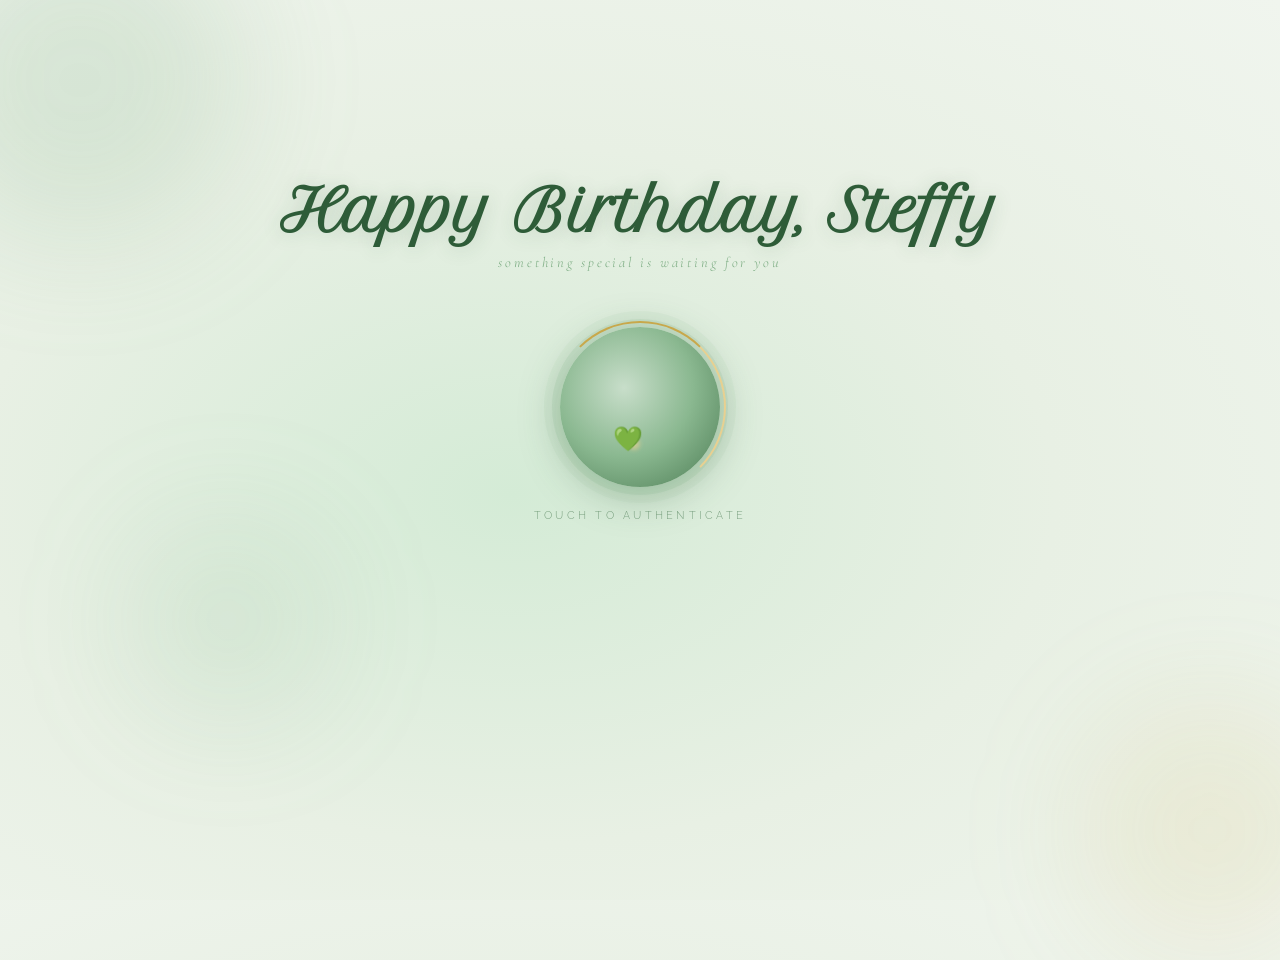
<file: index.html>
<!DOCTYPE html>
<html lang="en">
<head>
<meta charset="UTF-8">
<meta name="viewport" content="width=device-width, initial-scale=1.0">
<title>For Steffy 💚</title>
<link rel="stylesheet" href="style.css">
<style>
/* ── Index-specific ── */
body { display:flex; flex-direction:column; align-items:center; justify-content:center; min-height:100vh; background: radial-gradient(ellipse at 40% 55%, #d4ebd6 0%, #e8f0e4 50%, #f0f5ee 100%); }

.entry-wrap { text-align:center; position:relative; z-index:10; }

.entry-title {
  font-family:'Petit Formal Script',cursive;
  font-size:clamp(2rem,7vw,3.6rem);
  color:var(--matcha-deep);
  text-shadow:0 2px 20px rgba(46,92,56,.2);
  margin-bottom:.4rem;
  animation:titleDrop .9s cubic-bezier(.2,.8,.3,1) both;
}
.entry-date {
  font-family:'Cormorant Garamond',serif; font-style:italic; font-size:.9rem;
  color:var(--matcha); letter-spacing:.2em; margin-bottom:3.5rem; opacity:.7;
  animation:titleDrop .9s cubic-bezier(.2,.8,.3,1) .15s both;
}
@keyframes titleDrop { from{opacity:0;transform:translateY(-20px)} to{opacity:1;transform:none} }

/* ── Fingerprint scanner ── */
.scanner-wrap {
  position:relative; display:inline-block;
  animation:titleDrop .9s cubic-bezier(.2,.8,.3,1) .3s both;
}

.scanner {
  width:160px; height:160px; border-radius:50%; position:relative;
  cursor:pointer; margin:0 auto;
  background: radial-gradient(circle at 40% 38%, #c8deca, #8ab890, #4a7a52);
  box-shadow:
    0 0 0 8px rgba(122,171,128,.15),
    0 0 0 16px rgba(122,171,128,.08),
    0 8px 40px rgba(46,92,56,.35);
  display:flex; align-items:center; justify-content:center;
  transition:box-shadow .4s, transform .3s;
}
.scanner:hover {
  transform:scale(1.04);
  box-shadow:
    0 0 0 10px rgba(122,171,128,.2),
    0 0 0 20px rgba(122,171,128,.1),
    0 10px 50px rgba(46,92,56,.4);
}

.scanner::before {
  content:''; position:absolute; inset:-6px; border-radius:50%;
  border:2px solid transparent;
  border-top-color:var(--gold); border-right-color:var(--gold-light);
  animation:scanSpin 2.4s linear infinite;
}
@keyframes scanSpin { to{transform:rotate(360deg)} }

.fp-svg { width:72px; height:72px; opacity:.9; filter:drop-shadow(0 0 8px rgba(255,255,255,.5)); }
.fp-line { stroke:#e8f5e9; stroke-width:2.2; fill:none; stroke-linecap:round; stroke-dasharray:200; stroke-dashoffset:200; }
.scanner.scanning .fp-line { animation:scanLine 1.8s ease forwards; }
@keyframes scanLine { to { stroke-dashoffset:0; } }

.scan-pulse { position:absolute; inset:0; border-radius:50%; pointer-events:none; background:radial-gradient(circle, rgba(255,255,255,.45) 0%, transparent 70%); opacity:0; }
.scanner.scanning .scan-pulse { animation:pulse 1.8s ease forwards; }
@keyframes pulse { 0%{opacity:0} 30%{opacity:.6} 100%{opacity:0} }

.scan-beam { position:absolute; left:0; right:0; height:3px; background:linear-gradient(90deg, transparent, rgba(200,240,200,.8), transparent); top:50%; transform:translateY(-50%); opacity:0; pointer-events:none; }
.scanner.scanning .scan-beam { animation:beamSweep 1.8s ease forwards; }
@keyframes beamSweep { 0% { opacity:0; top:10%; } 20% { opacity:1; } 80% { opacity:1; } 100% { opacity:0; top:90%; } }

.scanner-label { margin-top:1.4rem; font-size:.68rem; letter-spacing:.3em; text-transform:uppercase; color:var(--matcha-dark); opacity:.65; animation:labelBlink 2s ease-in-out infinite; }
@keyframes labelBlink { 0%,100%{opacity:.45} 50%{opacity:.9} }

.welcome-msg { margin-top:2.8rem; font-family:'Petit Formal Script',cursive; font-size:clamp(1.6rem,5vw,2.4rem); color:var(--matcha-deep); opacity:0; transform:scale(.9) translateY(10px); transition:opacity .8s ease, transform .8s ease; text-shadow:0 2px 16px rgba(46,92,56,.2); min-height:3rem; }
.welcome-msg.show { opacity:1; transform:none; }
.welcome-sub { font-family:'Cormorant Garamond',serif; font-style:italic; font-size:1rem; color:var(--matcha); letter-spacing:.15em; margin-top:.5rem; opacity:0; transition:opacity .6s ease .4s; }
.welcome-sub.show { opacity:.8; }

.enter-btn-wrap { margin-top:2.5rem; opacity:0; transform:translateY(10px); transition:opacity .6s ease .6s, transform .6s ease .6s; }
.enter-btn-wrap.show { opacity:1; transform:none; }

.blob { position:fixed; border-radius:50%; pointer-events:none; z-index:0; filter:blur(60px); }
.blob1 { width:320px;height:320px;background:rgba(122,171,128,.18);top:-80px;left:-80px; }
.blob2 { width:260px;height:260px;background:rgba(200,168,75,.12);bottom:-60px;right:-60px; }
.blob3 { width:200px;height:200px;background:rgba(122,171,128,.12);bottom:20%;left:10%; }
</style>
</head>
<body>

<div id="cursor"></div>
<div id="cursor-trail"></div>
<div class="blob blob1"></div>
<div class="blob blob2"></div>
<div class="blob blob3"></div>

<main class="entry-wrap">
  <h1 class="entry-title">Happy Birthday, Steffy</h1>
  <p class="entry-date">something special is waiting for you</p>

  <div class="scanner-wrap">
    <div class="scanner" id="scanner" onclick="startScan()">
      <div class="scan-beam"></div>
      <div class="scan-pulse"></div>
      <svg class="fp-svg" viewBox="0 0 72 72">
        <path class="fp-line" d="M 36 8 C 18 8 6 21 6 36 C 6 52 18 65 36 65" style="animation-delay:.0s"/>
        <path class="fp-line" d="M 36 8 C 54 8 66 21 66 36 C 66 52 54 65 36 65" style="animation-delay:.08s"/>
        <path class="fp-line" d="M 36 15 C 22 15 13 24 13 36 C 13 49 22 58 36 58" style="animation-delay:.16s"/>
        <path class="fp-line" d="M 36 15 C 50 15 59 24 59 36 C 59 49 50 58 36 58" style="animation-delay:.24s"/>
        <path class="fp-line" d="M 36 22 C 26 22 20 28 20 36 C 20 45 26 50 36 50" style="animation-delay:.32s"/>
        <path class="fp-line" d="M 36 22 C 46 22 52 28 52 36 C 52 45 46 50 36 50" style="animation-delay:.40s"/>
        <path class="fp-line" d="M 28 36 C 28 31 32 28 36 28 C 40 28 44 31 44 36 C 44 41 40 44 36 44" style="animation-delay:.48s"/>
        <path class="fp-line" d="M 36 28 C 36 28 36 36 36 42" style="animation-delay:.54s"/>
      </svg>
    </div>
    <p class="scanner-label" id="scanner-label">touch to authenticate</p>
  </div>

  <div class="welcome-msg" id="welcome-msg"></div>
  <div class="welcome-sub" id="welcome-sub">your birthday surprise awaits 💚</div>

  <div class="enter-btn-wrap" id="enter-btn-wrap">
    <a href="dukebox.html" class="btn btn-filled">Enter ✦</a>
  </div>
</main>

<script src="script.js"></script>
<script>
let scanned = false;

function startScan() {
  if (scanned) return;
  scanned = true;

  const scanner = document.getElementById('scanner');
  const label   = document.getElementById('scanner-label');

  scanner.classList.add('scanning');
  label.textContent = 'scanning…';
  label.style.animation = 'none';

  // FIXED: No more biometric prompt. Just a 2-second simulation.
  setTimeout(authSuccess, 2000);
}

function authSuccess() {
  const scanner  = document.getElementById('scanner');
  const label    = document.getElementById('scanner-label');
  const welcome  = document.getElementById('welcome-msg');
  const sub      = document.getElementById('welcome-sub');
  const enterBtn = document.getElementById('enter-btn-wrap');

  label.textContent = '✓ verified';
  label.style.color = 'var(--matcha-dark)';
  label.style.animation = 'none';
  label.style.opacity = '1';

  scanner.style.boxShadow = '0 0 0 12px rgba(122,171,128,.3), 0 0 0 24px rgba(122,171,128,.12), 0 10px 50px rgba(46,92,56,.4)';

  setTimeout(() => {
    welcome.textContent = 'Welcome, Steffy 💚';
    welcome.classList.add('show');
    sub.classList.add('show');
  }, 400);

  setTimeout(() => {
    enterBtn.classList.add('show');
  }, 1000);

  setTimeout(launchConfetti, 600);
}

function launchConfetti() {
  const pieces = ['🍃','✦','🌸','✿','⋆','·'];
  for (let i = 0; i < 24; i++) {
    setTimeout(() => {
      const p = document.createElement('div');
      p.style.cssText = `
        position:fixed; z-index:999; pointer-events:none;
        font-size:${.7+Math.random()*.9}rem;
        left:${20+Math.random()*60}vw;
        top:${10+Math.random()*40}vh;
        animation:confettiFall ${1.2+Math.random()*.8}s ease forwards;
      `;
      p.textContent = pieces[Math.floor(Math.random()*pieces.length)];
      document.body.appendChild(p);
      setTimeout(() => p.remove(), 2200);
    }, i * 60);
  }
}
</script>
<style>
@keyframes confettiFall {
  from { opacity:1; transform:translateY(0) rotate(0deg); }
  to   { opacity:0; transform:translateY(80px) rotate(360deg); }
}
</style>
</body>
</html>
</file>
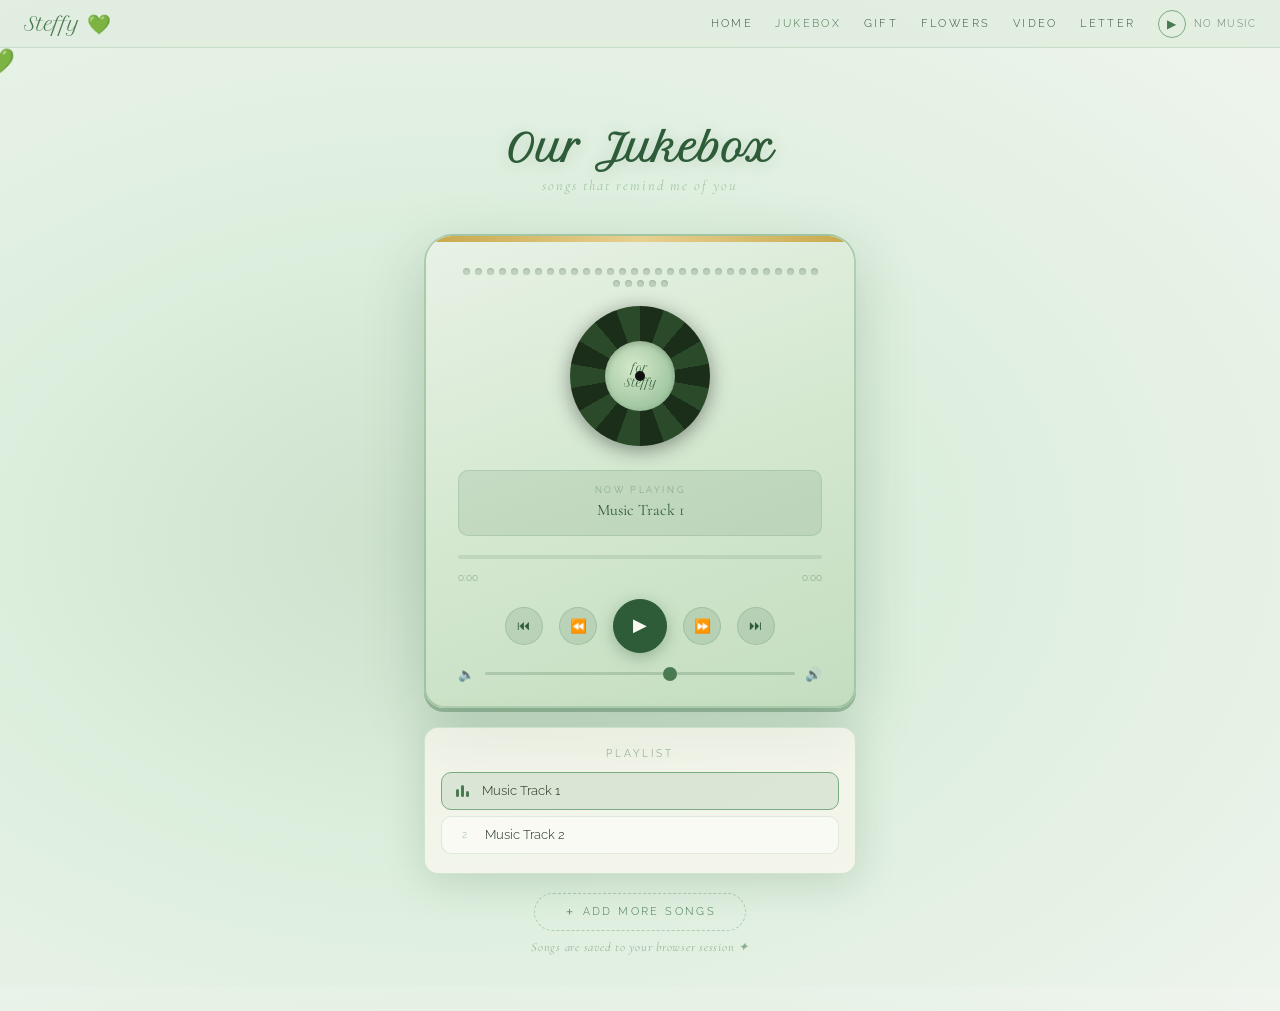
<file: dukebox.html>
<!DOCTYPE html>
<html lang="en">
<head>
<meta charset="UTF-8">
<meta name="viewport" content="width=device-width, initial-scale=1.0">
<title>Jukebox 🎵 · Steffy</title>
<link rel="stylesheet" href="style.css">
<style>
body { background:radial-gradient(ellipse at 35% 55%, #cce0cc 0%, #dceedd 40%, #f0f5ee 100%); min-height:100vh; padding-top:60px; }
.juke-wrap { max-width:480px; margin:4rem auto 2rem; padding:0 1.5rem; text-align:center; }
.page-title { font-family:'Petit Formal Script',cursive; font-size:2.4rem; color:var(--matcha-deep); margin-bottom:.3rem; text-shadow:0 2px 16px rgba(46,92,56,.18); }
.page-sub { font-family:'Cormorant Garamond',serif; font-style:italic; color:var(--matcha); font-size:.9rem; letter-spacing:.14em; margin-bottom:2.5rem; opacity:.7; }
.jukebox { background:linear-gradient(160deg,#e8f2e6 0%,#d4e8d0 50%,#c4ddc0 100%); border-radius:28px 28px 20px 20px; border:2px solid rgba(122,171,128,.5); box-shadow:0 20px 60px rgba(46,92,56,.22),0 4px 0 rgba(74,122,82,.4),inset 0 1px 0 rgba(255,255,255,.8); padding:2rem 2rem 1.5rem; position:relative; overflow:hidden; }
.jukebox::before { content:''; position:absolute; top:0; left:0; right:0; height:6px; background:linear-gradient(90deg,var(--gold),var(--gold-light),var(--gold)); }
.grille { display:flex; flex-wrap:wrap; gap:5px; justify-content:center; margin-bottom:1.2rem; }
.grille-dot { width:7px; height:7px; border-radius:50%; background:rgba(46,92,56,.2); box-shadow:inset 0 1px 2px rgba(0,0,0,.15); }
.record-wrap { position:relative; width:140px; height:140px; margin:0 auto 1.5rem; }
.record { width:140px; height:140px; border-radius:50%; background:conic-gradient(#1a2e1a 0deg 20deg,#2a4a2a 20deg 40deg,#1a2e1a 40deg 60deg,#2a4a2a 60deg 80deg,#1a2e1a 80deg 100deg,#2a4a2a 100deg 120deg,#1a2e1a 120deg 140deg,#2a4a2a 140deg 160deg,#1a2e1a 160deg 180deg,#2a4a2a 180deg 200deg,#1a2e1a 200deg 220deg,#2a4a2a 220deg 240deg,#1a2e1a 240deg 260deg,#2a4a2a 260deg 280deg,#1a2e1a 280deg 300deg,#2a4a2a 300deg 320deg,#1a2e1a 320deg 340deg,#2a4a2a 340deg 360deg); box-shadow:0 4px 20px rgba(0,0,0,.4); }
.record.spinning { animation:spin 2.4s linear infinite; }
@keyframes spin { to{transform:rotate(360deg)} }
.record-label { position:absolute; inset:35px; border-radius:50%; background:radial-gradient(circle at 40% 38%,#d4e8c8,#8ab890); display:flex; align-items:center; justify-content:center; box-shadow:inset 0 2px 6px rgba(0,0,0,.2); }
.record-label-text { font-family:'Petit Formal Script',cursive; font-size:.7rem; color:#2e5c38; text-align:center; line-height:1.3; }
.record-hole { position:absolute;inset:0;margin:auto;width:10px;height:10px;border-radius:50%;background:#111;z-index:2; }
.now-playing { background:rgba(46,92,56,.1); border-radius:10px; padding:.8rem 1rem; margin-bottom:1.2rem; border:1px solid rgba(122,171,128,.3); }
.np-label { font-size:.58rem; letter-spacing:.28em; text-transform:uppercase; color:var(--matcha-dark); opacity:.6; margin-bottom:.3rem; }
.np-title { font-family:'Cormorant Garamond',serif; font-size:1rem; color:var(--matcha-deep); font-weight:400; min-height:1.4rem; }
.progress-bar-wrap { background:rgba(46,92,56,.12); border-radius:4px; height:4px; margin:.8rem 0; cursor:pointer; }
.progress-bar-fill { height:100%; border-radius:4px; background:linear-gradient(90deg,var(--matcha-dark),var(--matcha)); transition:width .3s; width:0%; }
.time-row { display:flex; justify-content:space-between; font-size:.62rem; color:var(--matcha-dark); opacity:.6; }
.controls { display:flex; align-items:center; justify-content:center; gap:1rem; margin:1rem 0 .8rem; }
.ctrl-btn { background:rgba(46,92,56,.12); border:1.5px solid rgba(122,171,128,.4); border-radius:50%; width:38px;height:38px; display:flex;align-items:center;justify-content:center; cursor:pointer;font-size:.85rem;color:var(--matcha-deep);transition:all .25s; }
.ctrl-btn:hover { background:var(--matcha); color:var(--cream); border-color:var(--matcha); transform:scale(1.08); }
.ctrl-btn.play-btn { width:54px;height:54px;font-size:1.1rem; background:var(--matcha-deep);color:var(--cream);border-color:var(--matcha-deep); box-shadow:0 4px 16px rgba(46,92,56,.35); }
.ctrl-btn.play-btn:hover { background:var(--matcha); }
.vol-row { display:flex; align-items:center; gap:.6rem; margin-top:.4rem; }
.vol-icon { font-size:.85rem; color:var(--matcha-dark); opacity:.7; }
.vol-slider { flex:1; -webkit-appearance:none; height:3px; background:rgba(46,92,56,.2); border-radius:3px; outline:none; cursor:pointer; }
.vol-slider::-webkit-slider-thumb { -webkit-appearance:none; width:14px;height:14px;border-radius:50%; background:var(--matcha-dark); cursor:pointer; }
.tracklist-wrap { margin-top:1.8rem; }
.tracklist-title { font-size:.65rem; letter-spacing:.28em; text-transform:uppercase; color:var(--matcha-dark); margin-bottom:.8rem; opacity:.7; }
.tracklist { list-style:none; display:flex; flex-direction:column; gap:.4rem; }
.track-item { display:flex; align-items:center; gap:.8rem; padding:.65rem .9rem; border-radius:10px; cursor:pointer; background:rgba(255,255,255,.4); border:1px solid rgba(122,171,128,.2); transition:all .25s; }
.track-item:hover { background:rgba(255,255,255,.75); border-color:var(--matcha-light); transform:translateX(3px); }
.track-item.active { background:rgba(122,171,128,.2); border-color:var(--matcha); }
.track-num { font-size:.62rem; color:var(--matcha-dark); opacity:.5; width:16px; text-align:center; }
.track-info { flex:1; text-align:left; }
.track-name { font-size:.82rem; color:var(--ink); font-weight:300; }
.track-eq { display:none; gap:2px; align-items:flex-end; }
.track-item.active .track-eq { display:flex; }
.track-item.active .track-num { display:none; }
.eq-bar { width:3px; background:var(--matcha-dark); border-radius:2px; animation:eqBounce .5s ease infinite alternate; }
.eq-bar:nth-child(2){animation-delay:.1s} .eq-bar:nth-child(3){animation-delay:.2s}
@keyframes eqBounce { from{height:4px} to{height:14px} }
.add-music-wrap { margin-top:1.2rem; }
.add-music-btn { background:transparent; border:1.5px dashed rgba(122,171,128,.5); color:var(--matcha-dark); font-family:'Raleway',sans-serif; font-weight:300; font-size:.68rem; letter-spacing:.22em; text-transform:uppercase; padding:.7rem 1.8rem; border-radius:50px; cursor:pointer; transition:all .3s; display:inline-flex; align-items:center; gap:.5rem; }
.add-music-btn:hover { border-color:var(--matcha); background:rgba(122,171,128,.1); }

/* ── Embed notice ── */
.embed-info { font-family:'Cormorant Garamond',serif; font-style:italic; font-size:.78rem; color:var(--matcha-dark); opacity:.55; margin-top:.5rem; letter-spacing:.06em; }

#music-file-input { display:none; }
</style>
</head>
<body>

<div id="cursor"></div>
<div id="cursor-trail"></div>

<nav class="nav-bar">
  <a class="nav-logo" href="index.html">Steffy 💚</a>
  <div class="nav-links">
    <a href="index.html">Home</a>
    <a href="dukebox.html">Jukebox</a>
    <a href="giftbox.html">Gift</a>
    <a href="flower.html">Flowers</a>
    <a href="video.html">Video</a>
    <a href="letter.html">Letter</a>
  </div>
</nav>

<main class="juke-wrap">
  <h1 class="page-title">Our Jukebox</h1>
  <p class="page-sub">songs that remind me of you</p>

  <div class="jukebox">
    <div class="grille" id="grille"></div>
    <div class="record-wrap">
      <div class="record" id="record">
        <div class="record-label"><span class="record-label-text">for<br>Steffy</span></div>
        <div class="record-hole"></div>
      </div>
    </div>
    <div class="now-playing">
      <div class="np-label">now playing</div>
      <div class="np-title" id="np-title">— select a song —</div>
    </div>
    <div class="progress-bar-wrap" id="progress-wrap">
      <div class="progress-bar-fill" id="progress-fill"></div>
    </div>
    <div class="time-row">
      <span id="time-cur">0:00</span>
      <span id="time-dur">0:00</span>
    </div>
    <div class="controls">
      <button class="ctrl-btn" id="btn-prev">⏮</button>
      <button class="ctrl-btn" id="btn-rew">⏪</button>
      <button class="ctrl-btn play-btn" id="btn-play">▶</button>
      <button class="ctrl-btn" id="btn-fwd">⏩</button>
      <button class="ctrl-btn" id="btn-next">⏭</button>
    </div>
    <div class="vol-row">
      <span class="vol-icon">🔈</span>
      <input class="vol-slider" type="range" id="vol-slider" min="0" max="1" step="0.02" value="0.6">
      <span class="vol-icon">🔊</span>
    </div>
  </div>

  <div class="tracklist-wrap glass" style="padding:1.2rem 1rem;border-radius:14px;margin-top:1.2rem;">
    <p class="tracklist-title">playlist</p>
    <ul class="tracklist" id="tracklist"></ul>
  </div>

  <div class="add-music-wrap">
    <button class="add-music-btn" onclick="document.getElementById('music-file-input').click()">
      ＋ Add More Songs
    </button>
    <input type="file" id="music-file-input" accept="audio/*" multiple onchange="addTracks(this)">
    <p class="embed-info">Songs are saved to your browser session ✦</p>
  </div>
</main>

<script src="script.js"></script>
<script>
// ─── Audio engine ──────────────────────────────────────────
const audio = new Audio();
audio.loop  = false;

// ✏️ FIXED: Added your two songs here
let tracks = [
  { name: "Music Track 1", url: "music1.mp3" },
  { name: "Music Track 2", url: "music2.mp3" }
];

let current  = -1;
let isPlaying = false;

window.addEventListener('load', () => {
  buildGrille();
  
  // 1. Force the tracklist to render immediately
  renderTracklist();

  // 2. Resume session or load the first song by default
  const savedSrc  = sessionStorage.getItem('steffy_music_src');
  const savedTime = parseFloat(sessionStorage.getItem('steffy_music_time') || '0');
  const savedPlay = sessionStorage.getItem('steffy_music_playing') === 'true';

  if (savedSrc) {
    let idx = tracks.findIndex(t => t.url === savedSrc);
    if (idx !== -1) {
      loadTrack(idx, savedPlay, savedTime);
    } else {
      loadTrack(0, false);
    }
  } else if (tracks.length > 0) {
    loadTrack(0, false);
  }
});

function buildGrille() {
  const g = document.getElementById('grille');
  for (let i = 0; i < 35; i++) {
    const d = document.createElement('div'); d.className='grille-dot'; g.appendChild(d);
  }
}

function addTracks(input) {
  const files = Array.from(input.files);
  let loaded = 0;
  files.forEach(f => {
    const reader = new FileReader();
    reader.onload = e => {
      const name = f.name.replace(/\.[^/.]+$/,'').replace(/[-_]/g,' ');
      tracks.push({ name, url: e.target.result }); 
      loaded++;
      if (loaded === files.length) {
        renderTracklist();
      }
    };
    reader.readAsDataURL(f);
  });
  input.value = '';
}

function renderTracklist() {
  const ul = document.getElementById('tracklist');
  ul.innerHTML = '';
  
  tracks.forEach((t, i) => {
    const li = document.createElement('li');
    li.className = 'track-item' + (i===current?' active':'');
    li.innerHTML = `
      <span class="track-num">${i+1}</span>
      <div class="track-eq">
        <div class="eq-bar" style="height:8px"></div>
        <div class="eq-bar" style="height:12px"></div>
        <div class="eq-bar" style="height:6px"></div>
      </div>
      <div class="track-info"><div class="track-name">${t.name}</div></div>
    `;
    li.addEventListener('click', () => loadTrack(i, true));
    ul.appendChild(li);
  });
}

function loadTrack(idx, autoPlay=false, startTime=0) {
  if (idx < 0 || idx >= tracks.length) return;
  current = idx;
  const t = tracks[idx];
  audio.src = t.url;
  audio.currentTime = startTime;

  sessionStorage.setItem('steffy_music_src',  t.url);
  sessionStorage.setItem('steffy_music_name', t.name);
  sessionStorage.setItem('steffy_music_time', startTime);

  document.getElementById('np-title').textContent = t.name;
  renderTracklist();

  if (autoPlay) { 
    audio.play().catch(e => console.log("Playback interaction required")); 
    setPlaying(true); 
  }
  else { setPlaying(false); }
}

function setPlaying(p) {
  isPlaying = p;
  document.getElementById('btn-play').textContent = p ? '⏸' : '▶';
  document.getElementById('record').classList.toggle('spinning', p);
  sessionStorage.setItem('steffy_music_playing', p);
}

document.getElementById('btn-play').addEventListener('click', () => {
  if (!tracks.length) return;
  if (current === -1) loadTrack(0, true);
  else if (isPlaying) { audio.pause(); setPlaying(false); }
  else                { audio.play();  setPlaying(true);  }
});

document.getElementById('btn-next').addEventListener('click', () => loadTrack((current+1)%tracks.length, isPlaying));
document.getElementById('btn-prev').addEventListener('click', () => loadTrack((current-1+tracks.length)%tracks.length, isPlaying));
document.getElementById('btn-fwd').addEventListener('click',  () => { audio.currentTime = Math.min(audio.currentTime+10, audio.duration||0); });
document.getElementById('btn-rew').addEventListener('click',  () => { audio.currentTime = Math.max(audio.currentTime-10, 0); });

document.getElementById('vol-slider').addEventListener('input', e => {
  audio.volume = e.target.value;
  sessionStorage.setItem('steffy_music_vol', e.target.value);
});

function fmtTime(s) {
  if (!s||isNaN(s)) return '0:00';
  return Math.floor(s/60)+':'+(Math.floor(s%60)<10?'0':'')+Math.floor(s%60);
}

audio.addEventListener('timeupdate', () => {
  const pct = audio.duration ? (audio.currentTime/audio.duration)*100 : 0;
  document.getElementById('progress-fill').style.width = pct+'%';
  document.getElementById('time-cur').textContent = fmtTime(audio.currentTime);
  document.getElementById('time-dur').textContent = fmtTime(audio.duration);
  sessionStorage.setItem('steffy_music_time', audio.currentTime);
});

document.getElementById('progress-wrap').addEventListener('click', e => {
  if (!audio.duration) return;
  const r = e.currentTarget.getBoundingClientRect();
  audio.currentTime = ((e.clientX-r.left)/r.width)*audio.duration;
});

audio.addEventListener('ended', () => loadTrack((current+1)%tracks.length, true));
</script>
</body>
</html>
</file>
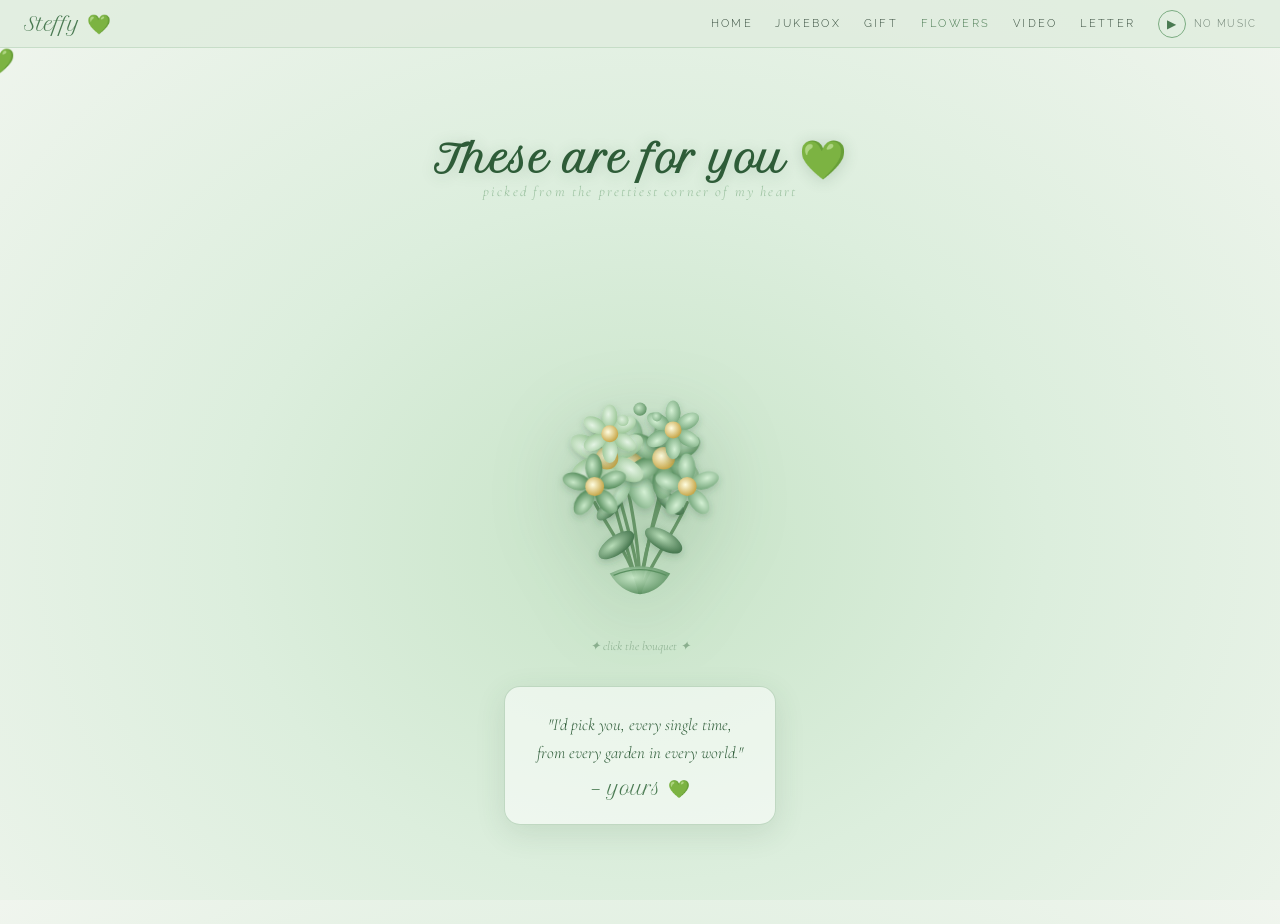
<file: flower.html>
<!DOCTYPE html>
<html lang="en">
<head>
<meta charset="UTF-8">
<meta name="viewport" content="width=device-width, initial-scale=1.0">
<title>Flowers for Steffy 🌸</title>
<link rel="stylesheet" href="style.css">
<style>
body { background:radial-gradient(ellipse at 50% 60%, #c8e4c8 0%, #dceedd 45%, #f0f5ee 100%); min-height:100vh; padding-top:60px; overflow:hidden; }

.flower-page { display:flex;flex-direction:column;align-items:center;justify-content:center;min-height:calc(100vh - 60px);position:relative; }

.page-title { font-family:'Petit Formal Script',cursive; font-size:2.4rem; color:var(--matcha-deep); text-shadow:0 2px 16px rgba(46,92,56,.2); z-index:20; position:relative; text-align:center; }
.page-sub { font-family:'Cormorant Garamond',serif; font-style:italic; color:var(--matcha); font-size:.9rem; letter-spacing:.15em; opacity:.7; margin-bottom:1.5rem; z-index:20; position:relative; }

.bouquet-wrap { position:relative; z-index:10; filter:drop-shadow(0 20px 40px rgba(46,92,56,.2)); cursor:pointer; }

.bouquet-bob { animation:bouquetBob 3s ease-in-out infinite; }
@keyframes bouquetBob {
  0%,100% { transform:translateY(0) rotate(-.5deg); }
  50%     { transform:translateY(-10px) rotate(.5deg); }
}

.petal-fly { position:fixed;pointer-events:none;font-size:1.2rem;z-index:99; animation:petalFly 1.2s ease forwards; }
@keyframes petalFly {
  from { opacity:1;transform:translate(0,0) scale(1) rotate(0deg); }
  to   { opacity:0;transform:translate(var(--tx),var(--ty)) scale(.4) rotate(var(--rot)); }
}

.petal-rain { position:fixed;pointer-events:none;z-index:1;font-size:1rem; animation:petalRain linear infinite;opacity:0; }
@keyframes petalRain {
  0%   { transform:translateY(-20px) rotate(0deg); opacity:0; }
  8%   { opacity:.8; }
  92%  { opacity:.6; }
  100% { transform:translateY(110vh) rotate(360deg); opacity:0; }
}

.flower-msg {
  max-width:340px; text-align:center; padding:1.5rem 2rem;
  margin-top:2rem; z-index:20; position:relative;
  background:rgba(255,255,255,.55); backdrop-filter:blur(12px);
  border:1px solid rgba(122,171,128,.4); border-radius:16px;
  box-shadow:0 8px 30px rgba(46,92,56,.12);
  animation:msgRise .8s cubic-bezier(.2,.8,.3,1) .4s both;
}
@keyframes msgRise { from{opacity:0;transform:translateY(20px)} to{opacity:1;transform:none} }
.flower-msg-text { font-family:'Cormorant Garamond',serif; font-style:italic; font-size:1.05rem; color:var(--matcha-deep); line-height:1.7; }
.flower-msg-sig { font-family:'Petit Formal Script',cursive; font-size:1.1rem; color:var(--matcha-dark); margin-top:.6rem; }

.click-hint { font-family:'Cormorant Garamond',serif; font-style:italic; font-size:.78rem; color:var(--matcha-dark); opacity:.5; margin-top:.8rem; z-index:20; animation:hintBlink 2.5s ease-in-out infinite; }
@keyframes hintBlink { 0%,100%{opacity:.3} 50%{opacity:.7} }

/* ── Flower sway animation ── */
/* Each flower group is wrapped in a <g class="flower-group"> with its own swaying <animateTransform> */
</style>
</head>
<body>

<div id="cursor"></div>
<div id="cursor-trail"></div>

<nav class="nav-bar">
  <a class="nav-logo" href="index.html">Steffy 💚</a>
  <div class="nav-links">
    <a href="index.html">Home</a>
    <a href="dukebox.html">Jukebox</a>
    <a href="giftbox.html">Gift</a>
    <a href="flower.html">Flowers</a>
    <a href="video.html">Video</a>
    <a href="letter.html">Letter</a>
  </div>
</nav>

<main class="flower-page">
  <h1 class="page-title">These are for you 💚</h1>
  <p class="page-sub">picked from the prettiest corner of my heart</p>

  <div class="bouquet-wrap" id="bouquet" onclick="bloomBurst(event)">
    <div class="bouquet-bob">
      <svg viewBox="0 0 360 420" width="min(340px,80vw)" xmlns="http://www.w3.org/2000/svg">
        <defs>
          <radialGradient id="pG1" cx="40%" cy="40%" r="60%"><stop offset="0%" stop-color="#d4f0d4"/><stop offset="100%" stop-color="#7aab80"/></radialGradient>
          <radialGradient id="pG2" cx="40%" cy="40%" r="60%"><stop offset="0%" stop-color="#c8e8c8"/><stop offset="100%" stop-color="#5a9060"/></radialGradient>
          <radialGradient id="pG3" cx="40%" cy="40%" r="60%"><stop offset="0%" stop-color="#e4f4e4"/><stop offset="100%" stop-color="#9ec89a"/></radialGradient>
          <radialGradient id="cG"  cx="40%" cy="40%" r="60%"><stop offset="0%" stop-color="#fffde0"/><stop offset="100%" stop-color="#c8a84b"/></radialGradient>
          <radialGradient id="lG"  cx="40%" cy="40%" r="60%"><stop offset="0%" stop-color="#b8ddb8"/><stop offset="100%" stop-color="#4a7a52"/></radialGradient>
          <filter id="ss"><feDropShadow dx="0" dy="3" stdDeviation="4" flood-color="rgba(46,92,56,.25)"/></filter>
        </defs>

        <!-- STEMS -->
        <g stroke="#5a8a5a" stroke-width="3.5" stroke-linecap="round" fill="none" opacity=".85">
          <path d="M180 390 C180 360 175 320 168 285"/>
          <path d="M180 390 C185 350 195 310 205 270"/>
          <path d="M180 390 C170 355 155 310 145 265"/>
          <path d="M180 390 C190 360 215 330 230 295"/>
          <path d="M180 390 C172 355 148 325 132 295"/>
          <path d="M180 390 C182 350 200 300 215 255"/>
          <path d="M180 390 C178 350 158 295 148 248"/>
        </g>

        <!-- LEAVES -->
        <g filter="url(#ss)">
          <ellipse cx="155" cy="340" rx="22" ry="10" fill="url(#lG)" transform="rotate(-35 155 340)"/>
          <ellipse cx="205" cy="335" rx="22" ry="10" fill="url(#lG)" transform="rotate(30 205 335)"/>
          <ellipse cx="148" cy="300" rx="18" ry="8"  fill="url(#lG)" transform="rotate(-45 148 300)"/>
          <ellipse cx="212" cy="295" rx="18" ry="8"  fill="url(#lG)" transform="rotate(40 212 295)"/>
        </g>

        <!-- FLOWER 1 — large centre -->
        <g filter="url(#ss)">
          <animateTransform attributeName="transform" type="rotate" values="-3 168 285; 3 168 285; -3 168 285" dur="3.2s" repeatCount="indefinite"/>
          <ellipse cx="168" cy="227" rx="13" ry="22" fill="url(#pG1)"/>
          <ellipse cx="168" cy="227" rx="13" ry="22" fill="url(#pG1)" transform="rotate(51.4 168 255)"/>
          <ellipse cx="168" cy="227" rx="13" ry="22" fill="url(#pG1)" transform="rotate(102.8 168 255)"/>
          <ellipse cx="168" cy="227" rx="13" ry="22" fill="url(#pG1)" transform="rotate(154.2 168 255)"/>
          <ellipse cx="168" cy="227" rx="13" ry="22" fill="url(#pG1)" transform="rotate(205.6 168 255)"/>
          <ellipse cx="168" cy="227" rx="13" ry="22" fill="url(#pG1)" transform="rotate(257 168 255)"/>
          <ellipse cx="168" cy="227" rx="13" ry="22" fill="url(#pG1)" transform="rotate(308.4 168 255)"/>
          <circle  cx="168" cy="255" r="14" fill="url(#cG)"/>
        </g>

        <!-- FLOWER 2 -->
        <g filter="url(#ss)">
          <animateTransform attributeName="transform" type="rotate" values="-3 205 248; 3 205 248; -3 205 248" dur="2.8s" begin="0.3s" repeatCount="indefinite"/>
          <ellipse cx="205" cy="224" rx="11" ry="19" fill="url(#pG2)"/>
          <ellipse cx="205" cy="224" rx="11" ry="19" fill="url(#pG2)" transform="rotate(60 205 248)"/>
          <ellipse cx="205" cy="224" rx="11" ry="19" fill="url(#pG2)" transform="rotate(120 205 248)"/>
          <ellipse cx="205" cy="224" rx="11" ry="19" fill="url(#pG2)" transform="rotate(180 205 248)"/>
          <ellipse cx="205" cy="224" rx="11" ry="19" fill="url(#pG2)" transform="rotate(240 205 248)"/>
          <ellipse cx="205" cy="224" rx="11" ry="19" fill="url(#pG2)" transform="rotate(300 205 248)"/>
          <circle  cx="205" cy="248" r="12" fill="url(#cG)"/>
        </g>

        <!-- FLOWER 3 -->
        <g filter="url(#ss)">
          <animateTransform attributeName="transform" type="rotate" values="-3 145 248; 3 145 248; -3 145 248" dur="3.5s" begin="0.6s" repeatCount="indefinite"/>
          <ellipse cx="145" cy="224" rx="11" ry="19" fill="url(#pG3)"/>
          <ellipse cx="145" cy="224" rx="11" ry="19" fill="url(#pG3)" transform="rotate(60 145 248)"/>
          <ellipse cx="145" cy="224" rx="11" ry="19" fill="url(#pG3)" transform="rotate(120 145 248)"/>
          <ellipse cx="145" cy="224" rx="11" ry="19" fill="url(#pG3)" transform="rotate(180 145 248)"/>
          <ellipse cx="145" cy="224" rx="11" ry="19" fill="url(#pG3)" transform="rotate(240 145 248)"/>
          <ellipse cx="145" cy="224" rx="11" ry="19" fill="url(#pG3)" transform="rotate(300 145 248)"/>
          <circle  cx="145" cy="248" r="12" fill="url(#cG)"/>
        </g>

        <!-- FLOWER 4 — right side -->
        <g filter="url(#ss)">
          <animateTransform attributeName="transform" type="rotate" values="-3 230 278; 3 230 278; -3 230 278" dur="2.6s" begin="0.9s" repeatCount="indefinite"/>
          <ellipse cx="230" cy="258" rx="9" ry="15" fill="url(#pG1)"/>
          <ellipse cx="230" cy="258" rx="9" ry="15" fill="url(#pG1)" transform="rotate(72 230 278)"/>
          <ellipse cx="230" cy="258" rx="9" ry="15" fill="url(#pG1)" transform="rotate(144 230 278)"/>
          <ellipse cx="230" cy="258" rx="9" ry="15" fill="url(#pG1)" transform="rotate(216 230 278)"/>
          <ellipse cx="230" cy="258" rx="9" ry="15" fill="url(#pG1)" transform="rotate(288 230 278)"/>
          <circle  cx="230" cy="278" r="10" fill="url(#cG)"/>
        </g>

        <!-- FLOWER 5 — left side -->
        <g filter="url(#ss)">
          <animateTransform attributeName="transform" type="rotate" values="-3 132 278; 3 132 278; -3 132 278" dur="3s" begin="1.2s" repeatCount="indefinite"/>
          <ellipse cx="132" cy="258" rx="9" ry="15" fill="url(#pG2)"/>
          <ellipse cx="132" cy="258" rx="9" ry="15" fill="url(#pG2)" transform="rotate(72 132 278)"/>
          <ellipse cx="132" cy="258" rx="9" ry="15" fill="url(#pG2)" transform="rotate(144 132 278)"/>
          <ellipse cx="132" cy="258" rx="9" ry="15" fill="url(#pG2)" transform="rotate(216 132 278)"/>
          <ellipse cx="132" cy="258" rx="9" ry="15" fill="url(#pG2)" transform="rotate(288 132 278)"/>
          <circle  cx="132" cy="278" r="10" fill="url(#cG)"/>
        </g>

        <!-- FLOWER 6 — back left tall -->
        <g filter="url(#ss)">
          <animateTransform attributeName="transform" type="rotate" values="-3 148 222; 3 148 222; -3 148 222" dur="3.8s" begin="1.5s" repeatCount="indefinite"/>
          <ellipse cx="148" cy="204" rx="8" ry="13" fill="url(#pG3)"/>
          <ellipse cx="148" cy="204" rx="8" ry="13" fill="url(#pG3)" transform="rotate(60 148 222)"/>
          <ellipse cx="148" cy="204" rx="8" ry="13" fill="url(#pG3)" transform="rotate(120 148 222)"/>
          <ellipse cx="148" cy="204" rx="8" ry="13" fill="url(#pG3)" transform="rotate(180 148 222)"/>
          <ellipse cx="148" cy="204" rx="8" ry="13" fill="url(#pG3)" transform="rotate(240 148 222)"/>
          <ellipse cx="148" cy="204" rx="8" ry="13" fill="url(#pG3)" transform="rotate(300 148 222)"/>
          <circle  cx="148" cy="222" r="9" fill="url(#cG)"/>
        </g>

        <!-- FLOWER 7 — back right tall -->
        <g filter="url(#ss)">
          <animateTransform attributeName="transform" type="rotate" values="-3 215 218; 3 215 218; -3 215 218" dur="2.9s" begin="1.8s" repeatCount="indefinite"/>
          <ellipse cx="215" cy="200" rx="8" ry="13" fill="url(#pG1)"/>
          <ellipse cx="215" cy="200" rx="8" ry="13" fill="url(#pG1)" transform="rotate(60 215 218)"/>
          <ellipse cx="215" cy="200" rx="8" ry="13" fill="url(#pG1)" transform="rotate(120 215 218)"/>
          <ellipse cx="215" cy="200" rx="8" ry="13" fill="url(#pG1)" transform="rotate(180 215 218)"/>
          <ellipse cx="215" cy="200" rx="8" ry="13" fill="url(#pG1)" transform="rotate(240 215 218)"/>
          <ellipse cx="215" cy="200" rx="8" ry="13" fill="url(#pG1)" transform="rotate(300 215 218)"/>
          <circle  cx="215" cy="218" r="9" fill="url(#cG)"/>
        </g>

        <!-- Wrap ribbon -->
        <path d="M148 370 Q180 355 212 370 Q200 390 180 392 Q160 390 148 370Z" fill="url(#pG2)" opacity=".9"/>
        <path d="M152 372 Q180 360 208 372" stroke="#5a9060" stroke-width="1.5" fill="none"/>

        <!-- Baby buds -->
        <circle cx="162" cy="208" r="6" fill="url(#pG3)" opacity=".8"/>
        <circle cx="198" cy="204" r="5" fill="url(#pG1)" opacity=".8"/>
        <circle cx="180" cy="196" r="7" fill="url(#pG2)" opacity=".9"/>
      </svg>
    </div>
  </div>

  <p class="click-hint" id="click-hint">✦ click the bouquet ✦</p>

  <div class="flower-msg">
    <p class="flower-msg-text">"I'd pick you, every single time,<br>from every garden in every world."</p>
    <p class="flower-msg-sig">— yours 💚</p>
  </div>
</main>

<script src="script.js"></script>
<script>
const PETALS = ['🌸','💚','✿','🍃','🌱'];
function spawnPetalRain() {
  const el = document.createElement('div');
  el.className = 'petal-rain';
  el.textContent = PETALS[Math.floor(Math.random()*PETALS.length)];
  el.style.left = Math.random()*100+'vw';
  el.style.fontSize = (.7+Math.random()*.6)+'rem';
  const dur = 8+Math.random()*8;
  el.style.animationDuration = dur+'s';
  el.style.animationDelay = Math.random()*4+'s';
  document.body.appendChild(el);
  setTimeout(()=>el.remove(),(dur+5)*1000);
}
for(let i=0;i<10;i++) spawnPetalRain();
setInterval(spawnPetalRain, 3000);

function bloomBurst(e) {
  document.getElementById('click-hint').style.opacity='0';
  const BURST = ['🌸','💚','✦','✿','🌱','⋆','🍃'];
  for (let i = 0; i < 22; i++) {
    const p = document.createElement('div');
    p.className = 'petal-fly';
    p.textContent = BURST[Math.floor(Math.random()*BURST.length)];
    const angle = (i/22)*Math.PI*2;
    const dist = 70+Math.random()*130;
    p.style.cssText = `
      position:fixed;
      left:${e.clientX}px; top:${e.clientY}px;
      --tx:${Math.cos(angle)*dist}px;
      --ty:${Math.sin(angle)*dist}px;
      --rot:${(Math.random()-.5)*360}deg;
      font-size:${.8+Math.random()*.8}rem;
      animation-duration:${.8+Math.random()*.6}s;
      pointer-events:none; z-index:99;
    `;
    document.body.appendChild(p);
    setTimeout(()=>p.remove(),1500);
  }
}
</script>
</body>
</html>
</file>
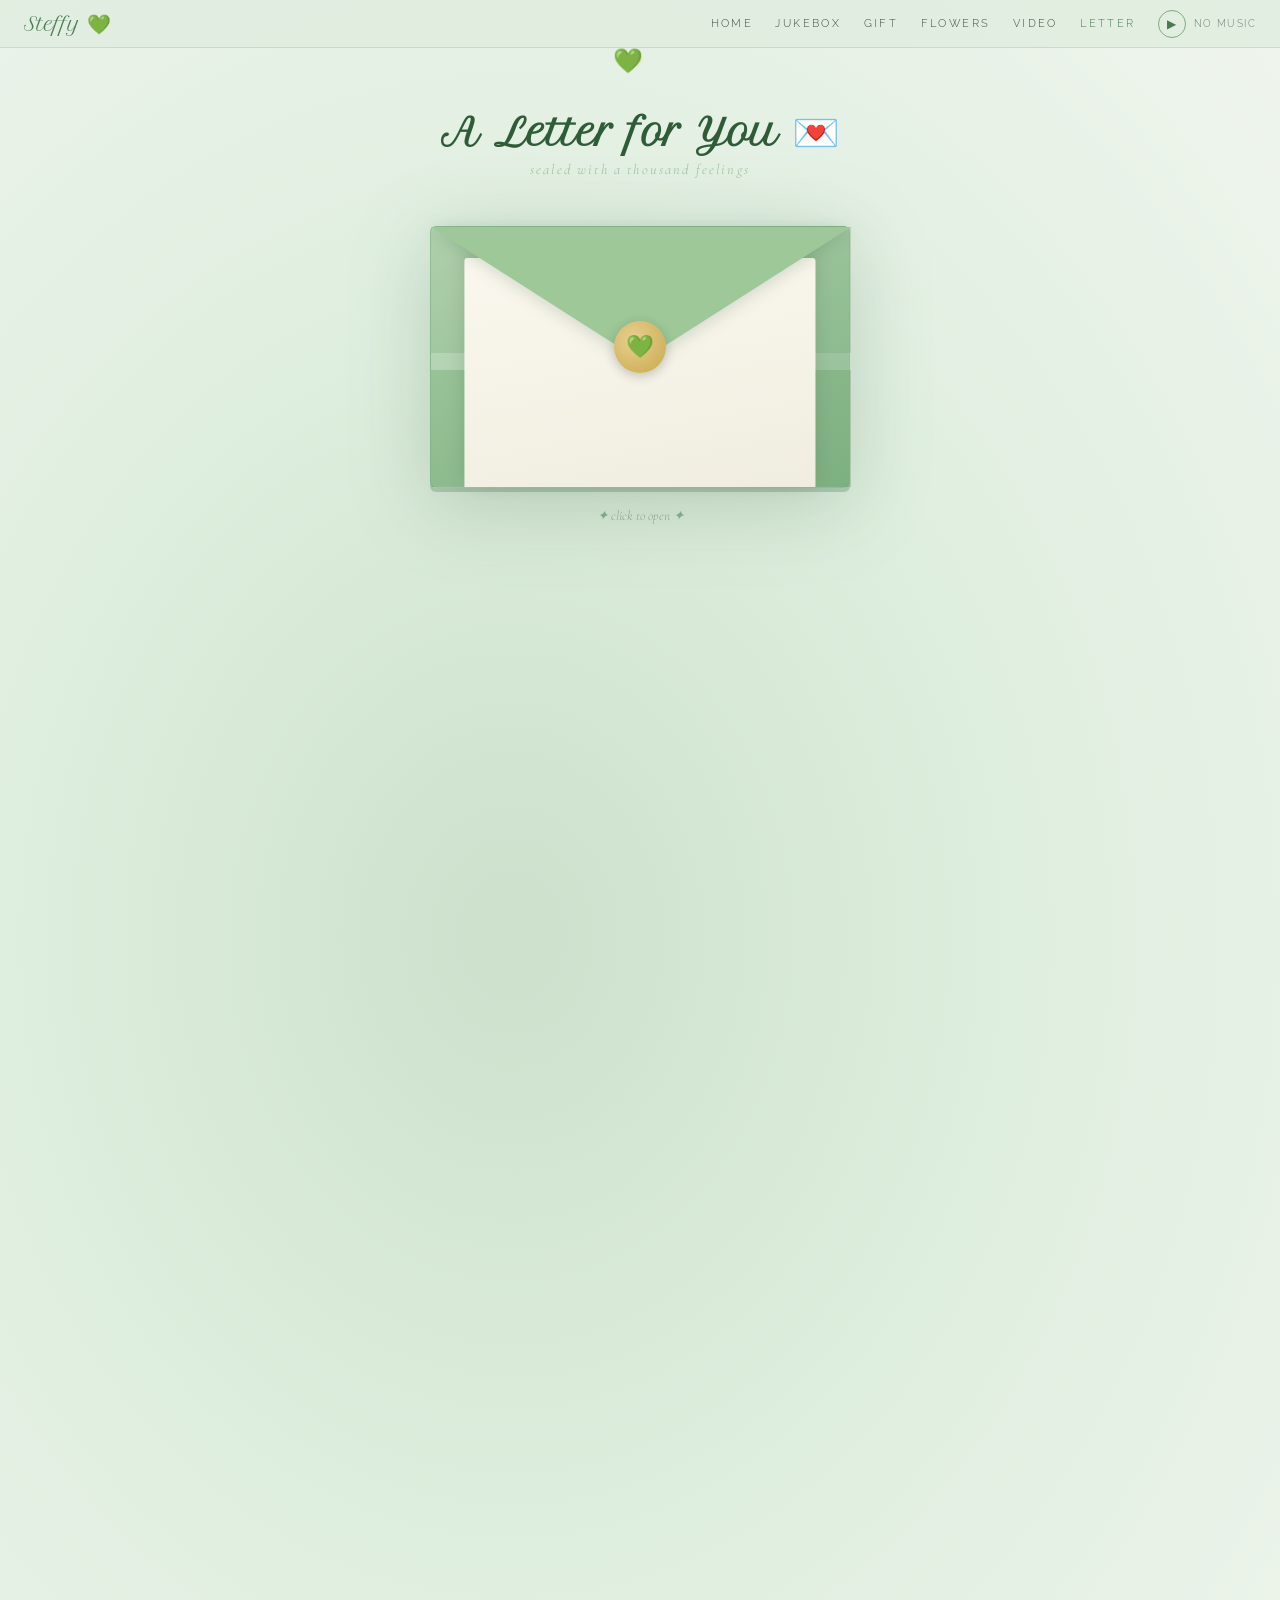
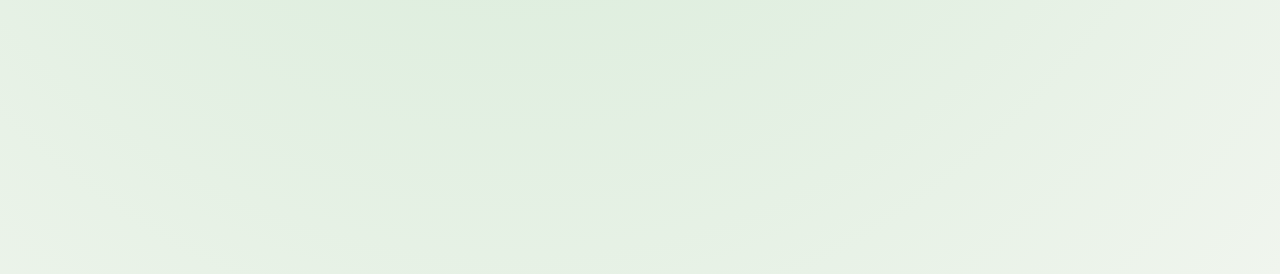
<file: letter.html>
<!DOCTYPE html>
<html lang="en">
<head>
<meta charset="UTF-8">
<meta name="viewport" content="width=device-width, initial-scale=1.0">
<title>A Letter for Steffy 💌</title>
<link rel="stylesheet" href="style.css">
<style>
body {
  background:radial-gradient(ellipse at 40% 50%, #cce0cc 0%, #deeede 45%, #f0f5ee 100%);
  min-height:100vh; padding-top:60px; display:flex;
  flex-direction:column; align-items:center;
}

.letter-page { max-width:640px; width:100%; padding:3rem 1.5rem 5rem; text-align:center; }

.page-title { font-family:'Petit Formal Script',cursive; font-size:2.4rem; color:var(--matcha-deep); margin-bottom:.3rem; }
.page-sub { font-family:'Cormorant Garamond',serif; font-style:italic; color:var(--matcha); font-size:.9rem; letter-spacing:.15em; opacity:.7; margin-bottom:3rem; }

/* ── ENVELOPE ── */
.envelope-scene { position:relative; display:inline-block; cursor:pointer; }
.envelope { width:min(420px,88vw); position:relative; filter:drop-shadow(0 14px 40px rgba(46,92,56,.22)); transition:filter .3s; }
.envelope:hover { filter:drop-shadow(0 20px 55px rgba(46,92,56,.32)); }

.env-body {
  width:100%; padding-top:62%;
  background:linear-gradient(155deg,#c8e0c4,#a8cca8,#8ab890);
  border-radius:6px; position:relative; overflow:visible;
  border:1.5px solid rgba(122,171,128,.5);
  box-shadow:0 4px 0 rgba(74,122,82,.3), inset 0 1px 0 rgba(255,255,255,.4);
}

.env-inside { position:absolute; inset:0; border-radius:6px; background:linear-gradient(170deg, rgba(255,255,230,.5) 0%, transparent 70%); opacity:0; transition:opacity .5s ease .3s; }
.env-open .env-inside { opacity:1; }

.env-body::before { content:''; position:absolute; bottom:0; left:0; right:0; border-left: calc(min(420px,88vw)/2) solid rgba(100,160,100,.35); border-right: calc(min(420px,88vw)/2) solid rgba(100,160,100,.35); border-bottom:calc(min(420px,88vw)*.28) solid rgba(100,160,100,.35); }
.env-body::after { content:''; position:absolute; top:0; left:0; right:0; border-left: calc(min(420px,88vw)/2) solid rgba(100,160,100,.25); border-right: calc(min(420px,88vw)/2) solid rgba(100,160,100,.25); border-top: calc(min(420px,88vw)*.3) solid rgba(100,160,100,.25); }

.env-flap { position:absolute; top:0; left:0; right:0; height:0; z-index:5; border-left: calc(min(420px,88vw)/2) solid transparent; border-right: calc(min(420px,88vw)/2) solid transparent; border-top: calc(min(420px,88vw)*.32) solid #9ec898; transform-origin:top center; transition:transform .9s cubic-bezier(.2,.8,.3,1); filter:drop-shadow(0 3px 8px rgba(46,92,56,.2)); }
.env-flap.open { transform:rotateX(-185deg); }

.env-seal { position:absolute; top:46%; left:50%; transform:translate(-50%,-50%); width:52px; height:52px; border-radius:50%; background:radial-gradient(circle at 38% 36%,#e8d090,#c8a84b); box-shadow:0 3px 12px rgba(0,0,0,.2); z-index:6; display:flex; align-items:center; justify-content:center; font-size:1.4rem; transition:all .5s ease; }
.env-open .env-seal { opacity:0; transform:translate(-50%,-80%) scale(.4); }

.letter-peek { position:absolute; bottom:0; left:50%; z-index:4; transform:translateX(-50%) translateY(0); width:84%; height:88%; background:linear-gradient(170deg,#faf7ee,#f0ede0); border-radius:3px 3px 0 0; box-shadow:0 -4px 20px rgba(0,0,0,.12); transition:transform .9s cubic-bezier(.2,.8,.3,1) .25s; display:flex; align-items:flex-start; justify-content:center; padding-top:1rem; overflow:hidden; }
.letter-peek.rising { transform:translateX(-50%) translateY(-52%); }
.peek-preview { font-family:'Petit Formal Script',cursive; font-size:1.2rem; color:rgba(58,96,64,.3); text-align:center; padding:.5rem; }

.env-hint { margin-top:1.2rem; font-family:'Cormorant Garamond',serif; font-style:italic; font-size:.85rem; color:var(--matcha-dark); opacity:.55; animation:hintBlink 2.2s ease-in-out infinite; }
@keyframes hintBlink { 0%,100%{opacity:.3} 50%{opacity:.75} }
.read-btn-wrap { margin-top:1.5rem; opacity:0; transform:translateY(10px); transition:all .5s ease .3s; }
.read-btn-wrap.show { opacity:1; transform:none; }

/* ── LETTER CARD ── */
.letter-outer { opacity:0; transform:translateY(24px) scale(.98); transition:opacity .8s ease, transform .8s ease; margin-top:2.5rem; }
.letter-outer.show { opacity:1; transform:none; }

.letter-card {
  width:100%; max-width:580px; margin:0 auto;
  background: radial-gradient(ellipse at 10% 10%, rgba(184,216,188,.35) 0%, transparent 55%), radial-gradient(ellipse at 90% 90%, rgba(200,168,75,.12) 0%, transparent 50%), linear-gradient(155deg,#faf7ee 0%,#f4f0e4 50%,#eef0e4 100%);
  border-radius:4px; padding:4rem 3.5rem; position:relative; box-shadow:0 24px 70px rgba(46,92,56,.18), 0 0 0 1px rgba(122,171,128,.25);
}

.letter-card::before { content:''; position:absolute; inset:0; pointer-events:none; border-radius:4px; background:repeating-linear-gradient(transparent, transparent 27px, rgba(122,171,128,.16) 27px, rgba(122,171,128,.16) 28px); }
.letter-card::after { content:''; position:absolute; left:3.5rem; top:0; bottom:0; width:1px; background:rgba(200,168,75,.18); }

.lc { position:absolute; font-size:1.4rem; opacity:0.18; }
.lc.tl{top:.8rem;left:.8rem} .lc.tr{top:.8rem;right:.8rem;transform:scaleX(-1)}
.lc.bl{bottom:.8rem;left:.8rem;transform:scaleY(-1)} .lc.br{bottom:.8rem;right:.8rem;transform:scale(-1)}

.l-stamp { position:absolute; top:1.2rem; right:1.2rem; width:50px; height:62px; background:linear-gradient(145deg,#c8e0c4,#8ab890); border:2px solid rgba(122,171,128,.5); border-radius:3px; display:flex; align-items:center; justify-content:center; font-size:1.4rem; box-shadow:inset 0 0 0 3px rgba(255,255,255,0.4), 0 2px 8px rgba(46,92,56,0.18); }
.l-stamp::before { content:'';position:absolute;inset:-6px;border-radius:3px; background:radial-gradient(circle,transparent 35%,rgba(240,245,238,0.9) 35%,rgba(240,245,238,0.9) 65%,transparent 65%); background-size:8px 8px; }

.l-date { font-family:'Cormorant Garamond',serif;font-style:italic;font-size:.82rem;color:#6a8a60;letter-spacing:.14em;margin-bottom:2rem;opacity:.7; }
.l-dear { font-family:'Petit Formal Script',cursive;font-size:2rem;color:#3a6040;margin-bottom:1.4rem;line-height:1.3; }

.l-body { font-family:'Cormorant Garamond',serif;font-size:1.08rem;line-height:2;color:#2a3a28;font-weight:300; text-align: left; }
.l-body p { margin-bottom:1.1rem; }
.l-body .hi { color:#3a6040;font-style:italic;font-weight:400; }

.l-sign { margin-top:2rem;text-align:right; }
.l-sign-lbl { font-family:'Cormorant Garamond',serif;font-style:italic;font-size:.88rem;color:#6a8a60;opacity:.7;margin-bottom:.3rem; }
.l-sign-name { font-family:'Petit Formal Script',cursive;font-size:2rem;color:#3a6040; }

.l-ps { margin-top:1.8rem;padding-top:1.4rem;border-top:1px solid rgba(58,96,64,0.15); font-family:'Cormorant Garamond',serif;font-style:italic;font-size:.88rem;color:#6a8a60;line-height:1.7;opacity:.8; text-align: left; }
.doodle { position:absolute;font-size:1rem;opacity:0.12;pointer-events:none; }
.letter-footer { margin-top:2rem;font-size:1.1rem;text-align:center;opacity:0.4;letter-spacing:0.4em; }
.back-row { margin-top:2.5rem;text-align:center; }
</style>
</head>
<body>

<div id="cursor"></div>
<div id="cursor-trail"></div>

<nav class="nav-bar">
  <a class="nav-logo" href="index.html">Steffy 💚</a>
  <div class="nav-links">
    <a href="index.html">Home</a>
    <a href="dukebox.html">Jukebox</a>
    <a href="giftbox.html">Gift</a>
    <a href="flower.html">Flowers</a>
    <a href="video.html">Video</a>
    <a href="letter.html">Letter</a>
  </div>
</nav>

<main class="letter-page">
  <h1 class="page-title">A Letter for You 💌</h1>
  <p class="page-sub">sealed with a thousand feelings</p>

  <div class="envelope-scene" id="env-scene">
    <div class="envelope" onclick="openEnvelope()">
      <div class="env-body">
        <div class="env-inside"></div>
        <div class="env-flap" id="env-flap"></div>
        <div class="env-seal" id="env-seal">💚</div>
        <div class="letter-peek" id="letter-peek">
          <div class="peek-preview">To my dearest…</div>
        </div>
      </div>
    </div>
    <p class="env-hint" id="env-hint">✦ click to open ✦</p>
    <div class="read-btn-wrap" id="read-btn-wrap">
      <button class="btn btn-filled" onclick="showLetter()">Read the letter →</button>
    </div>
  </div>

  <div class="letter-outer" id="letter-outer">
    <div class="letter-card">
      <span class="lc tl">✿</span><span class="lc tr">✿</span>
      <span class="lc bl">✿</span><span class="lc br">✿</span>

      <div class="l-stamp">💌</div>

      <span class="doodle" style="top:18%;left:6%">💚</span>
      <span class="doodle" style="top:42%;left:4%">✦</span>
      <span class="doodle" style="top:68%;left:5%">🌸</span>
      <span class="doodle" style="bottom:18%;right:5%">✿</span>

      <p class="l-date" id="l-date"></p>
      <p class="l-dear">Hello Baby,</p>

      <div class="l-body">
        <p>Unsa sa lahat, <span class="hi">happy birthday baby ko</span> hehehehe. Tanda mona baby ko hmp, humahabol kana sa edad ko hehe, pero jk lang yun baby.</p>
        
        <p>Diko talaga to forte ang pag susulat or pag gawa ng letter pero para sayo g, ano jaaay.</p>

        <p>Gusto ko lang malaman mo na <span class="hi">napaka swerte ko kase dumating ka sa life ko</span>, thank you kase ikaw binigay sakin ng may kapal kahit makapal muka ko.</p>
        
        <p>Thank you sa pag spoil sakin kahit diko deserve yun, thankyou kase hindi lang ako nakahanap ng partner, nakahanap din ako ng <span class="hi">katuwang sa buhay</span>, yung susupportahan ka sa lahat ng bagay, yung pag tatanggol ka, karamay mo sa lahat ng bagay.</p>

        <p>Kaya maraming salamat baby ko, masaya akong ikaw ang baby ko hehehehe. Salamat sa maganda, cute, matalino and higit sa lahat <span class="hi">magaling mag midlane sheesh</span> iloveyousomuch baby ko mwauaaaah!</p>
      </div>

      <div class="l-sign">
        <p class="l-sign-lbl">Always yours ✦</p>
        <p class="l-sign-name">Heljun</p>
      </div>

      <div class="l-ps">
        P.S. — Enjoy your day baby ko and wish ko na matupad lahat ng pangarap mo sa buhay, gabayan ka ni god sa lahat ng desisyon mo, always remember baby na andito lang ako para sayo okay. Stay safe baby ko and iloveyousomuch mwuaaaaah! 💚
      </div>

      <div class="letter-footer">💚 ✦ 🌸 ✦ 💚</div>
    </div>

    <div class="back-row">
      <a href="index.html" class="btn btn-outline" style="margin-top:1rem;">← Back to Home</a>
    </div>
  </div>
</main>

<script src="script.js"></script>
<script>
let envOpened = false;

document.getElementById('l-date').textContent =
  new Date().toLocaleDateString('en-US', {year:'numeric', month:'long', day:'numeric'});

function openEnvelope() {
  if (envOpened) return;
  envOpened = true;

  const scene   = document.getElementById('env-scene');
  const flap    = document.getElementById('env-flap');
  const peek    = document.getElementById('letter-peek');
  const hint    = document.getElementById('env-hint');
  const readBtn = document.getElementById('read-btn-wrap');

  scene.querySelector('.envelope').classList.add('env-open');
  flap.classList.add('open');
  hint.style.opacity = '0';

  setTimeout(() => { peek.classList.add('rising'); }, 300);
  setTimeout(() => { readBtn.classList.add('show'); }, 900);

  const env = document.querySelector('.envelope');
  const r   = env.getBoundingClientRect();
  for (let i = 0; i < 16; i++) {
    setTimeout(() => {
      const sp = document.createElement('div');
      sp.style.cssText = `
        position:fixed;z-index:99;pointer-events:none;
        left:${r.left+r.width/2}px;top:${r.top+r.height*.4}px;
        font-size:${.7+Math.random()*.7}rem;
        animation:spFleur .8s ease forwards;
        --tx:${(Math.random()-.5)*140}px;
        --ty:${(Math.random()-.5)*80}px;
      `;
      sp.textContent=['💚','✦','✿','🌸','💚'][Math.floor(Math.random()*5)];
      document.body.appendChild(sp);
      setTimeout(()=>sp.remove(),900);
    }, i*40);
  }
}

function showLetter() {
  const letter = document.getElementById('letter-outer');
  letter.classList.add('show');
  setTimeout(() => letter.scrollIntoView({ behavior:'smooth', block:'start' }), 100);

  const paras = letter.querySelectorAll('.l-body p, .l-dear, .l-date, .l-sign, .l-ps, .letter-footer');
  paras.forEach((p, i) => {
    p.style.opacity = '0';
    p.style.transform = 'translateY(12px)';
    p.style.transition = `opacity .6s ease ${.1+i*.12}s, transform .6s ease ${.1+i*.12}s`;
    setTimeout(() => {
      p.style.opacity = '1';
      p.style.transform = 'none';
    }, 100);
  });
}
</script>
<style>
@keyframes spFleur {
  from { opacity:1; transform:translate(0,0) scale(1); }
  to   { opacity:0; transform:translate(var(--tx),var(--ty)) scale(.2); }
}
</style>
</body>
</html>
</file>
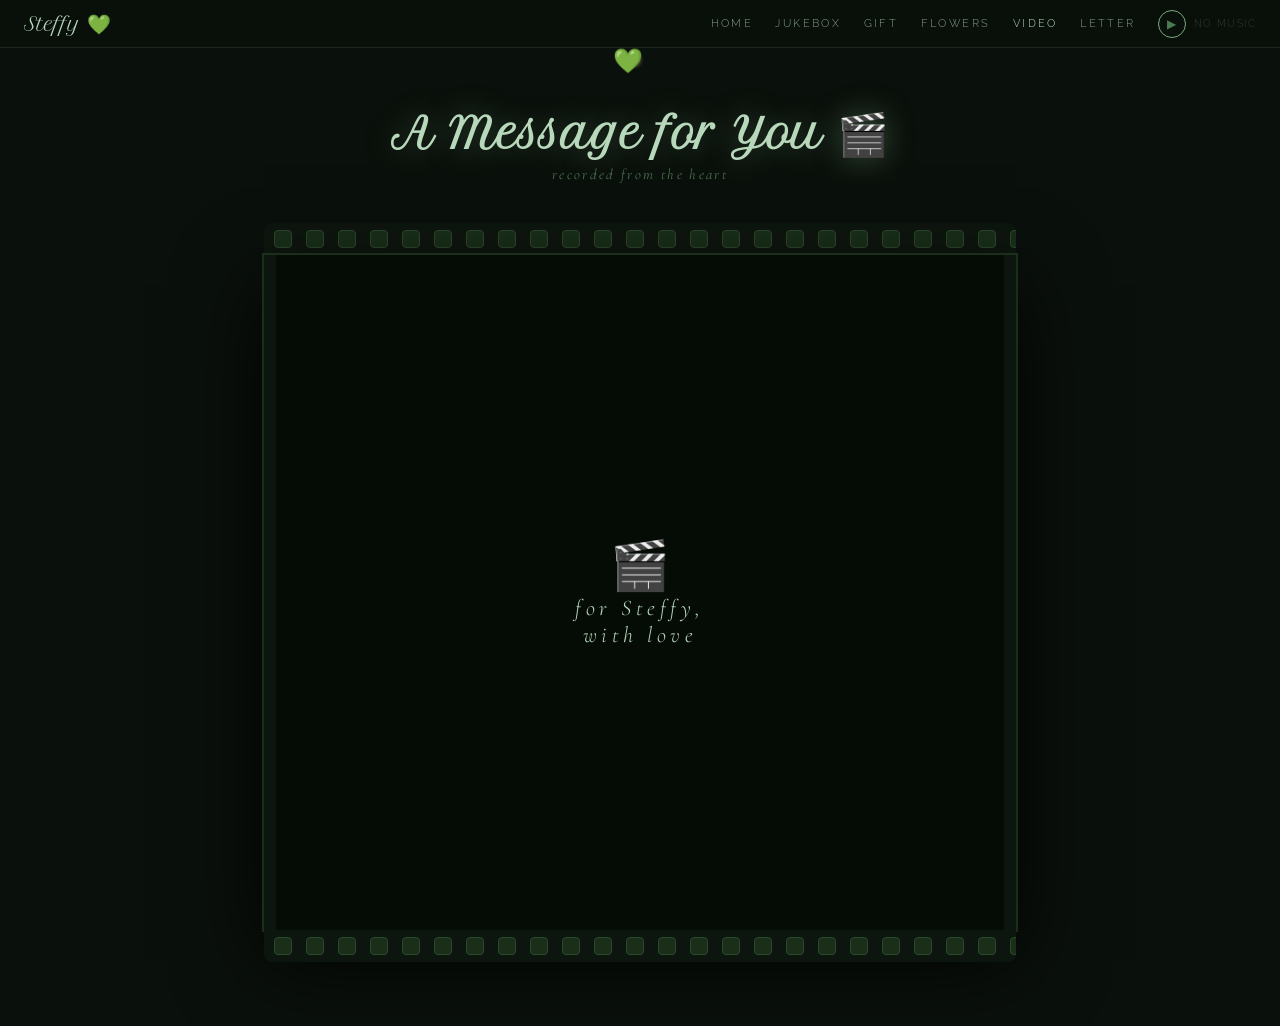
<file: video.html>
<!DOCTYPE html>
<html lang="en">
<head>
<meta charset="UTF-8">
<meta name="viewport" content="width=device-width, initial-scale=1.0">
<title>A Message for Steffy 🎬</title>
<link rel="stylesheet" href="style.css">
<style>
body { background:#0a100b; color:#f0f5ee; min-height:100vh; padding-top:60px; display:flex; flex-direction:column; align-items:center; }
.nav-bar { background:rgba(10,16,11,.88); border-bottom-color:rgba(122,171,128,.15); }
.nav-links a { color:rgba(184,216,188,.7); }
.nav-links a:hover,.nav-links a.active { color:var(--matcha-light); }
.nav-logo { color:var(--matcha-light); }
.vid-page { max-width:800px; width:100%; padding:3rem 1.5rem 4rem; text-align:center; }
.page-title { font-family:'Petit Formal Script',cursive; font-size:2.6rem; color:var(--matcha-light); text-shadow:0 0 30px rgba(122,171,128,.4); margin-bottom:.3rem; }
.page-sub { font-family:'Cormorant Garamond',serif; font-style:italic; color:var(--matcha); font-size:.92rem; letter-spacing:.16em; opacity:.7; margin-bottom:2.5rem; }
.filmstrip-top, .filmstrip-bot { width:100%; height:32px; position:relative; overflow:hidden; background:#0d160e; margin-bottom:0; }
.filmstrip-top { border-radius:8px 8px 0 0; }
.filmstrip-bot { border-radius:0 0 8px 8px; }
.film-holes { position:absolute; top:50%; transform:translateY(-50%); display:flex; gap:14px; padding:0 10px; }
.film-hole { width:18px; height:18px; border-radius:4px; background:#1a2e1a; border:1px solid #2a4a2a; flex-shrink:0; }
.cinema-frame { position:relative; border-left:12px solid #0d160e; border-right:12px solid #0d160e; background:#050c06; box-shadow:0 0 0 2px #1a2e1a, 0 30px 80px rgba(0,0,0,.8); }

/* Container adjusted for a vertical YouTube Short */
.video-wrap { 
  position:relative; 
  width:100%; 
  aspect-ratio: 9/16; 
  max-width: 380px; 
  margin: 0 auto; 
  background:#050c06; 
  overflow:hidden; 
}

#yt-player { width:100%; height:100%; border:none; display:block; }

.clapper { position:absolute; inset:0; z-index:10; display:flex; align-items:center; justify-content:center; background:#050c06; transition:opacity .8s ease; }
.clapper.done { opacity:0; pointer-events:none; }
.clapper-board { text-align:center; animation:clapperIn .6s cubic-bezier(.2,.8,.3,1) both; }
@keyframes clapperIn { from{opacity:0;transform:scale(.8)} to{opacity:1;transform:scale(1)} }
.clapper-text { font-family:'Cormorant Garamond',serif; font-size:1.4rem; color:var(--matcha-light); letter-spacing:.2em; font-style:italic; }
.clapper-icon { font-size:3rem; animation:clapperBounce .4s ease .6s both; }
@keyframes clapperBounce { 0%,100% { transform:rotate(0deg); } 50% { transform:rotate(-20deg); } }

.scene-title { position:absolute; bottom:2rem; left:0; right:0; text-align:center; z-index:5; pointer-events:none; opacity:0; transition:opacity .5s; }
.scene-title.show { opacity:1; }
.scene-title-text { font-family:'Petit Formal Script',cursive; font-size:1.4rem; color:rgba(255,255,255,.85); text-shadow:0 2px 12px rgba(0,0,0,.8); }
</style>
</head>
<body>

<div id="cursor"></div>
<div id="cursor-trail"></div>

<nav class="nav-bar">
  <a class="nav-logo" href="index.html">Steffy 💚</a>
  <div class="nav-links">
    <a href="index.html">Home</a>
    <a href="dukebox.html">Jukebox</a>
    <a href="giftbox.html">Gift</a>
    <a href="flower.html">Flowers</a>
    <a href="video.html">Video</a>
    <a href="letter.html">Letter</a>
  </div>
</nav>

<main class="vid-page">
  <h1 class="page-title">A Message for You 🎬</h1>
  <p class="page-sub">recorded from the heart</p>

  <div class="filmstrip-top"><div class="film-holes" id="film-top"></div></div>

  <div class="cinema-frame">
    <div class="video-wrap" id="video-wrap">
      <div class="clapper" id="clapper">
        <div class="clapper-board">
          <div class="clapper-icon">🎬</div>
          <div class="clapper-text">for Steffy,<br>with love</div>
        </div>
      </div>

      <iframe id="yt-player" 
        src="https://www.youtube.com/embed/D-Gk0Vx-GgA?autoplay=1&rel=0&modestbranding=1" 
        allow="autoplay; encrypted-media" allowfullscreen>
      </iframe>

      <div class="scene-title" id="scene-title">
        <div class="scene-title-text" id="scene-title-text">Happy Birthday, Steffy 💚</div>
      </div>
    </div>
  </div>

  <div class="filmstrip-bot"><div class="film-holes" id="film-bot"></div></div>
</main>

<script src="script.js"></script>
<script>
['film-top','film-bot'].forEach(id=>{
  const g = document.getElementById(id);
  if(g) {
    for(let i=0;i<24;i++){
      const h=document.createElement('div'); h.className='film-hole'; g.appendChild(h);
    }
  }
});

setTimeout(() => {
  const el = document.getElementById('scene-title');
  if(el) el.classList.add('show');
  setTimeout(() => { if(el) el.classList.remove('show'); }, 4000);
}, 2500);

setTimeout(() => {
  const clapper = document.getElementById('clapper');
  if(clapper) clapper.classList.add('done');
}, 2000);
</script>
</body>
</html>
</file>
<file: style.css>
/* ============================================================
   STEFFY BIRTHDAY SYSTEM — style.css
   Shared across all pages
   ============================================================ */

@import url('https://fonts.googleapis.com/css2?family=Cormorant+Garamond:ital,wght@0,300;0,400;0,600;1,300;1,400&family=Petit+Formal+Script&family=Raleway:wght@200;300;400&display=swap');

/* ── Variables ── */
:root {
  --bg:          #f0f5ee;
  --bg-deep:     #e4ede0;
  --matcha:      #7aab80;
  --matcha-dark: #4a7a52;
  --matcha-deep: #2e5c38;
  --matcha-light:#b8d8bc;
  --matcha-pale: #dceedd;
  --gold:        #c8a84b;
  --gold-light:  #e8d090;
  --cream:       #faf7ee;
  --ink:         #1e2e1a;
  --ink-soft:    #3a5040;
  --white:       #ffffff;
  --shadow:      rgba(46,92,56,.18);
}

/* ── Reset ── */
*, *::before, *::after { box-sizing: border-box; margin: 0; padding: 0; }

body {
  background: var(--bg);
  color: var(--ink);
  font-family: 'Raleway', sans-serif;
  font-weight: 300;
  min-height: 100vh;
  overflow-x: hidden;
  cursor: none;
}

/* ── Custom cursor ── */
/* ── Cute Custom Cursor ── */
#cursor {
  position: fixed;
  width: 24px;
  height: 24px;
  pointer-events: none;
  z-index: 10000;
  display: flex;
  align-items: center;
  justify-content: center;
  transform: translate(-50%, -50%);
  font-size: 1.5rem; /* Size of the heart */
  transition: transform 0.1s ease-out;
}

#cursor-trail {
  position: fixed;
  width: 12px;
  height: 12px;
  pointer-events: none;
  z-index: 9999;
  background: var(--gold-light);
  border-radius: 50%;
  opacity: 0.6;
  transform: translate(-50%, -50%);
  filter: blur(2px);
  transition: left 0.15s ease-out, top 0.15s ease-out;
}

/* Hide the default mouse cursor across the whole system */
html, body, a, button {
  cursor: none !important;
}
/* ── Floating leaves ── */
.leaf {
  position: fixed; pointer-events: none; z-index: 1;
  font-size: .9rem; opacity: 0;
  animation: leafFloat linear infinite;
}
@keyframes leafFloat {
  0%   { transform: translateY(110vh) rotate(0deg);   opacity: 0; }
  8%   { opacity: .7; }
  92%  { opacity: .5; }
  100% { transform: translateY(-10vh) rotate(540deg); opacity: 0; }
}

/* ── Page fade in ── */
.page-enter {
  animation: pageIn .7s cubic-bezier(.2,.8,.3,1) both;
}
@keyframes pageIn {
  from { opacity: 0; transform: translateY(18px); }
  to   { opacity: 1; transform: none; }
}

/* ── Glass card ── */
.glass {
  background: rgba(250,247,238,.75);
  backdrop-filter: blur(12px);
  -webkit-backdrop-filter: blur(12px);
  border: 1px solid rgba(184,216,188,.6);
  border-radius: 16px;
  box-shadow: 0 8px 40px var(--shadow);
}

/* ── Shared nav bar (music persists via localStorage) ── */
.nav-bar {
  position: fixed; top: 0; left: 0; right: 0; z-index: 100;
  display: flex; align-items: center; justify-content: space-between;
  padding: .6rem 1.5rem;
  background: rgba(224,237,222,.85);
  backdrop-filter: blur(10px);
  border-bottom: 1px solid rgba(122,171,128,.25);
}
.nav-logo {
  font-family: 'Petit Formal Script', cursive;
  font-size: 1.2rem; color: var(--matcha-dark);
  text-decoration: none;
}
.nav-links { display: flex; gap: 1.4rem; align-items: center; }
.nav-links a {
  font-size: .68rem; letter-spacing: .22em; text-transform: uppercase;
  color: var(--ink-soft); text-decoration: none; transition: color .25s;
  font-weight: 300;
}
.nav-links a:hover, .nav-links a.active { color: var(--matcha-dark); }

/* ── Shared button styles ── */
.btn {
  font-family: 'Raleway', sans-serif; font-weight: 300; font-size: .72rem;
  letter-spacing: .28em; text-transform: uppercase; cursor: pointer;
  transition: all .3s; border-radius: 50px; padding: .85rem 2.4rem;
  display: inline-block; text-decoration: none;
}
.btn-filled {
  background: var(--matcha-dark); color: var(--cream); border: none;
  box-shadow: 0 6px 20px rgba(46,92,56,.3);
}
.btn-filled:hover { background: var(--matcha); transform: translateY(-2px); box-shadow: 0 10px 28px rgba(46,92,56,.35); }
.btn-outline {
  background: transparent; color: var(--matcha-dark);
  border: 1.5px solid var(--matcha);
}
.btn-outline:hover { background: var(--matcha-pale); transform: translateY(-1px); }

/* ── Stars / sparkles ── */
.sparkle {
  position: absolute; pointer-events: none;
  animation: sparkPop .6s ease forwards;
}
@keyframes sparkPop {
  0%   { transform: scale(0) rotate(0deg);   opacity: 1; }
  60%  { transform: scale(1.4) rotate(180deg); opacity: .8; }
  100% { transform: scale(0) rotate(360deg); opacity: 0; }
}

/* ── Scrollbar ── */
::-webkit-scrollbar { width: 6px; }
::-webkit-scrollbar-track { background: var(--bg); }
::-webkit-scrollbar-thumb { background: var(--matcha-light); border-radius: 3px; }
</file>
